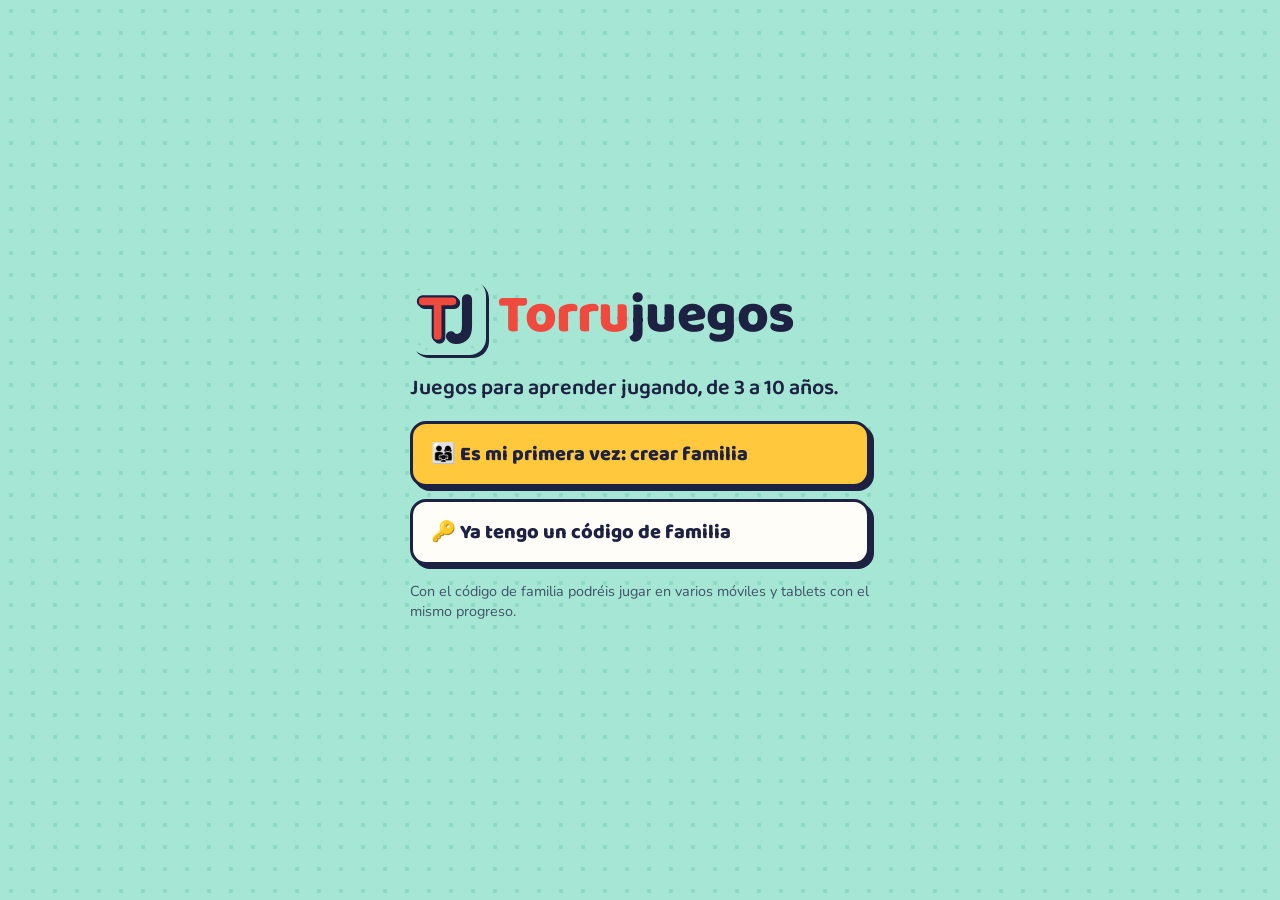
<file: index.html>
<!doctype html>
<html lang="es">
<head>
<meta charset="utf-8">
<meta name="viewport" content="width=device-width, initial-scale=1, viewport-fit=cover, user-scalable=no">
<title>Torrujuegos</title>
<meta name="description" content="Juegos educativos para niños de 3 a 10 años: colores, letras, sumas, lectura y misiones para moverse en casa.">
<meta name="theme-color" content="#A6E6D4">
<link rel="manifest" href="manifest.webmanifest">
<link rel="icon" href="iconos/logo.svg" type="image/svg+xml">
<link rel="apple-touch-icon" href="iconos/apple-touch-icon.png">
<meta name="apple-mobile-web-app-capable" content="yes">
<meta name="mobile-web-app-capable" content="yes">
<meta name="apple-mobile-web-app-title" content="Torrujuegos">
<meta name="apple-mobile-web-app-status-bar-style" content="default">
<link rel="preconnect" href="https://fonts.googleapis.com">
<link rel="stylesheet" href="https://fonts.googleapis.com/css2?family=Baloo+2:wght@600;800&family=Nunito:wght@600;700;800&display=swap">
<link rel="stylesheet" href="css/estilos.css">
</head>
<body>
<div id="app">

  <!-- BIENVENIDA (primera vez en este dispositivo) -->
  <section class="pantalla" id="pantallaBienvenida" hidden>
    <div class="bienvenida">
      <div class="marca"><img src="iconos/logo.svg" alt=""><h1 class="logo"><span class="t">Torru</span>juegos</h1></div>
      <p class="subtitulo">Juegos para aprender jugando, de 3 a 10 años.</p>
      <div class="opciones">
        <button class="btn primario" id="btnCrearFamilia">👨‍👩‍👧 Es mi primera vez: crear familia</button>
        <button class="btn" id="btnUnirseFamilia">🔑 Ya tengo un código de familia</button>
      </div>
      <p class="nota" id="notaBienvenida"></p>
    </div>
  </section>

  <!-- INICIO: elegir niño -->
  <section class="pantalla" id="pantallaInicio" hidden>
    <div class="barra">
      <div class="marca"><img src="iconos/logo.svg" alt="" style="width:48px"><h1 class="logo" style="font-size:2rem"><span class="t">Torru</span>juegos</h1></div>
      <div class="espacio"></div>
      <button class="btn pequeno" id="btnPadres">👨‍👩‍👧 Padres</button>
    </div>
    <div class="bannerInstalar" id="bannerInstalar" hidden>
      <span class="txt">📲 <b>Instálalo en la pantalla de inicio</b> para que no se pierda el progreso. <span id="instruccionesInstalar"></span></span>
      <button class="btn pequeno primario" id="btnInstalar" hidden>Instalar</button>
      <button class="btn pequeno" id="btnCerrarBanner" aria-label="Cerrar aviso">✕</button>
    </div>
    <p class="subtitulo">¿Quién juega hoy?</p>
    <div class="perfiles" id="perfiles"></div>
  </section>

  <!-- MENÚ DE JUEGOS -->
  <section class="pantalla" id="pantallaMenu" hidden>
    <div class="barra">
      <button class="btn pequeno" id="btnCambiar">← Jugador</button>
      <div class="espacio"></div>
      <span class="chipTiempo" id="chipTiempo"></span>
      <button class="btn pequeno" id="btnAlbum">Álbum</button>
      <span class="chipEstrellas"><span class="e">★</span><span class="contEstrellas">0</span></span>
    </div>
    <h2 id="saludo" style="font-size:1.7rem"></h2>
    <div class="tiles" id="tiles"></div>
  </section>

  <!-- JUEGO -->
  <section class="pantalla" id="pantallaJuego" hidden>
    <div class="barra">
      <button class="btn pequeno" id="btnSalir" aria-label="Volver al menú">←</button>
      <h2 class="tituloJuego" id="tituloJuego"></h2>
      <span class="chipNivel" id="nivelJuego"></span>
      <div class="espacio"></div>
      <span class="vidas" id="vidasJuego" aria-label="Vidas"></span>
      <span class="chipEstrellas"><span class="e">★</span><span class="contEstrellas">0</span></span>
    </div>
    <div id="zonaJuego"></div>
  </section>

  <!-- ÁLBUM -->
  <section class="pantalla" id="pantallaAlbum" hidden>
    <div class="barra"><button class="btn pequeno" id="btnAlbumVolver">← Menú</button><div class="espacio"></div><span class="chipEstrellas"><span class="e">★</span><span class="contEstrellas">0</span></span></div>
    <h2 style="font-size:1.7rem">Álbum de pegatinas</h2>
    <div class="albumScroll">
      <div><p class="nota" id="albumTexto" style="margin-bottom:6px"></p><div class="progreso"><div id="albumBarra"></div></div></div>
      <div class="album" id="album"></div>
      <h3 style="font-size:1.3rem">🏅 Pegatinas de misiones</h3>
      <p class="nota">Solo se consiguen terminando un nivel de Misiones.</p>
      <div class="album" id="albumEspecial"></div>
    </div>
  </section>

  <!-- DESCANSO -->
  <section class="pantalla" id="pantallaDescanso" hidden>
    <div class="descanso">
      <div class="luna" aria-hidden="true"></div>
      <h2 id="descansoTitulo"></h2>
      <p>Mañana hay más juegos. Ahora toca moverse: las misiones se juegan fuera de la pantalla.</p>
      <button class="btn verde" id="btnDescansoMision">🤸 Ir a Misiones</button>
      <button class="btn pequeno" id="btnDescansoJugador">Cambiar de jugador</button>
      <button class="btn enlace" id="btnDescansoExtra">Soy adulto: dar más tiempo</button>
    </div>
  </section>
</div>

<!-- Candado de adulto -->
<div class="panel" id="panelCandado" hidden>
  <form class="panelIn" id="formCandado">
    <h2>Solo para adultos</h2>
    <p class="nota">Resuelve la operación para continuar.</p>
    <div class="preguntaCandado" id="preguntaCandado"></div>
    <input class="inputCandado" id="inputCandado" inputmode="numeric" autocomplete="off" aria-label="Respuesta">
    <p class="nota" id="errorCandado" hidden>No es correcto. Prueba con esta otra.</p>
    <div class="barra"><button type="button" class="btn pequeno" id="btnCandadoCancelar">Cancelar</button><div class="espacio"></div><button type="submit" class="btn primario">Entrar</button></div>
  </form>
</div>

<!-- Más tiempo hoy -->
<div class="panel" id="panelExtra" hidden>
  <div class="panelIn">
    <h2>¿Cuánto tiempo más?</h2>
    <p class="nota" id="extraTexto"></p>
    <div class="barra">
      <button class="btn" data-min="5">+5 min</button><button class="btn primario" data-min="10">+10 min</button><button class="btn" data-min="15">+15 min</button>
    </div>
    <button class="btn pequeno" id="btnExtraCancelar">Cancelar</button>
  </div>
</div>

<!-- Crear familia (alta de niños) -->
<div class="panel" id="panelAlta" hidden>
  <form class="panelIn ancho" id="formAlta">
    <h2>Crear familia</h2>
    <p class="nota">Añade a cada niño. Puedes usar un apodo. Con el mes y el año de nacimiento el juego calcula su edad y adapta los juegos solo.</p>
    <div id="filasAlta" style="display:flex;flex-direction:column;gap:10px"></div>
    <button type="button" class="btn pequeno" id="btnAltaOtro">＋ Añadir otro niño</button>
    <label class="consentimiento" id="consentimientoAlta"><input type="checkbox" id="chkConsentimiento">
      <span>Soy su padre, madre o tutor y acepto que estos datos se guarden para poder jugar en varios dispositivos. <a href="privacidad.html" target="_blank" rel="noopener">Ver privacidad</a>.</span></label>
    <p class="nota" id="errorAlta" hidden></p>
    <div class="barra"><button type="button" class="btn pequeno" id="btnAltaCancelar">Cancelar</button><div class="espacio"></div><button type="submit" class="btn primario" id="btnAltaCrear">Crear</button></div>
  </form>
</div>

<!-- Unirse con código -->
<div class="panel" id="panelUnirse" hidden>
  <form class="panelIn" id="formUnirse">
    <h2>Unirme a mi familia</h2>
    <p class="nota">Escribe el código de familia. Lo encuentras en el otro dispositivo, en Padres → Familia.</p>
    <input class="campoTexto campoCodigo" id="inputCodigo" autocomplete="off" autocapitalize="characters" spellcheck="false" placeholder="TJ-XXXXX-XXXXX-XXXXX" aria-label="Código de familia">
    <label class="consentimiento" id="unirLocal" hidden><input type="checkbox" id="chkUnirLocal"><span>Añadir también a la familia los niños que ya hay en este dispositivo.</span></label>
    <p class="nota" id="errorUnirse" hidden></p>
    <div class="barra"><button type="button" class="btn pequeno" id="btnUnirseCancelar">Cancelar</button><div class="espacio"></div><button type="submit" class="btn primario" id="btnUnirseEnviar">Unirme</button></div>
  </form>
</div>

<!-- Código recién creado -->
<div class="panel" id="panelCodigo" hidden>
  <div class="panelIn">
    <h2>Vuestro código de familia</h2>
    <p class="nota">Escríbelo en cada móvil o tablet donde vayan a jugar. Guárdalo bien: quien lo tenga puede ver y cambiar el progreso de vuestros niños.</p>
    <div class="codigoFamilia" id="textoCodigo"></div>
    <div class="barra"><button class="btn pequeno" id="btnCopiarCodigo">📋 Copiar</button><div class="espacio"></div><button class="btn primario" id="btnCodigoListo">Entendido</button></div>
  </div>
</div>

<!-- Panel de padres -->
<div class="panel" id="panelPadres" hidden>
  <div class="panelIn ancho">
    <div class="barra"><h2>Panel de padres</h2><div class="espacio"></div><button class="btn pequeno" id="btnPadresCerrar">Cerrar</button></div>
    <div class="pestanas">
      <button class="pestana activa" data-tab="progreso">Progreso</button>
      <button class="pestana" data-tab="ninos">Niños</button>
      <button class="pestana" data-tab="familia">Familia</button>
      <button class="pestana" data-tab="ajustes">Ajustes</button>
    </div>
    <div class="tabPanel" id="tabProgreso">
      <div class="pestanas" id="selectorPerfil"></div>
      <div id="contenidoProgreso" class="tabPanel"></div>
    </div>
    <div class="tabPanel" id="tabNinos" hidden>
      <p class="nota">La edad se calcula con el mes y el año de nacimiento y adapta los juegos sola (también el día que cumplen años). Las misiones no gastan minutos.</p>
      <div id="filasNinos" style="display:flex;flex-direction:column;gap:10px"></div>
      <div class="barra"><button class="btn pequeno" id="btnNinoNuevo">＋ Añadir niño</button><div class="espacio"></div><button class="btn primario" id="btnGuardarNinos">Guardar</button></div>
      <p class="nota" id="avisoNinos" hidden></p>
    </div>
    <div class="tabPanel" id="tabFamilia" hidden></div>
    <div class="tabPanel" id="tabAjustes" hidden>
      <label class="consentimiento"><input type="checkbox" id="chkSonido"> <span>Sonido y voz</span></label>
      <div class="seccion"><h3>Copia de seguridad</h3>
        <p class="nota">Descarga todo el progreso en un archivo para guardarlo o pasarlo a otro dispositivo sin código de familia.</p>
        <div class="barra" style="margin-top:8px"><button class="btn pequeno" id="btnExportar">⬇️ Exportar</button><label class="btn pequeno">⬆️ Importar<input type="file" id="inputImportar" accept="application/json" hidden></label></div>
        <p class="nota" id="avisoCopia" hidden></p></div>
      <div class="seccion"><h3>Borrar progreso</h3><p class="nota">Pone a cero estrellas, pegatinas, niveles y habilidades de todos los niños. Los niños no se borran.</p>
        <button class="btn pequeno peligro" id="btnBorrar" style="margin-top:8px">Borrar progreso</button></div>
    </div>
  </div>
</div>

<div id="globo"></div>
<canvas id="confeti"></canvas>

<script src="js/config.js"></script>
<script src="js/base.js"></script>
<script src="js/datos.js"></script>
<script src="js/sync.js"></script>
<script src="js/juegos/peluqueria.js"></script>
<script src="js/juegos/bola.js"></script>
<script src="js/juegos/frutas.js"></script>
<script src="js/juegos/tuercas.js"></script>
<script src="js/juegos/parejas.js"></script>
<script src="js/juegos/misiones.js"></script>
<script src="js/app.js"></script>
</body>
</html>
</file>
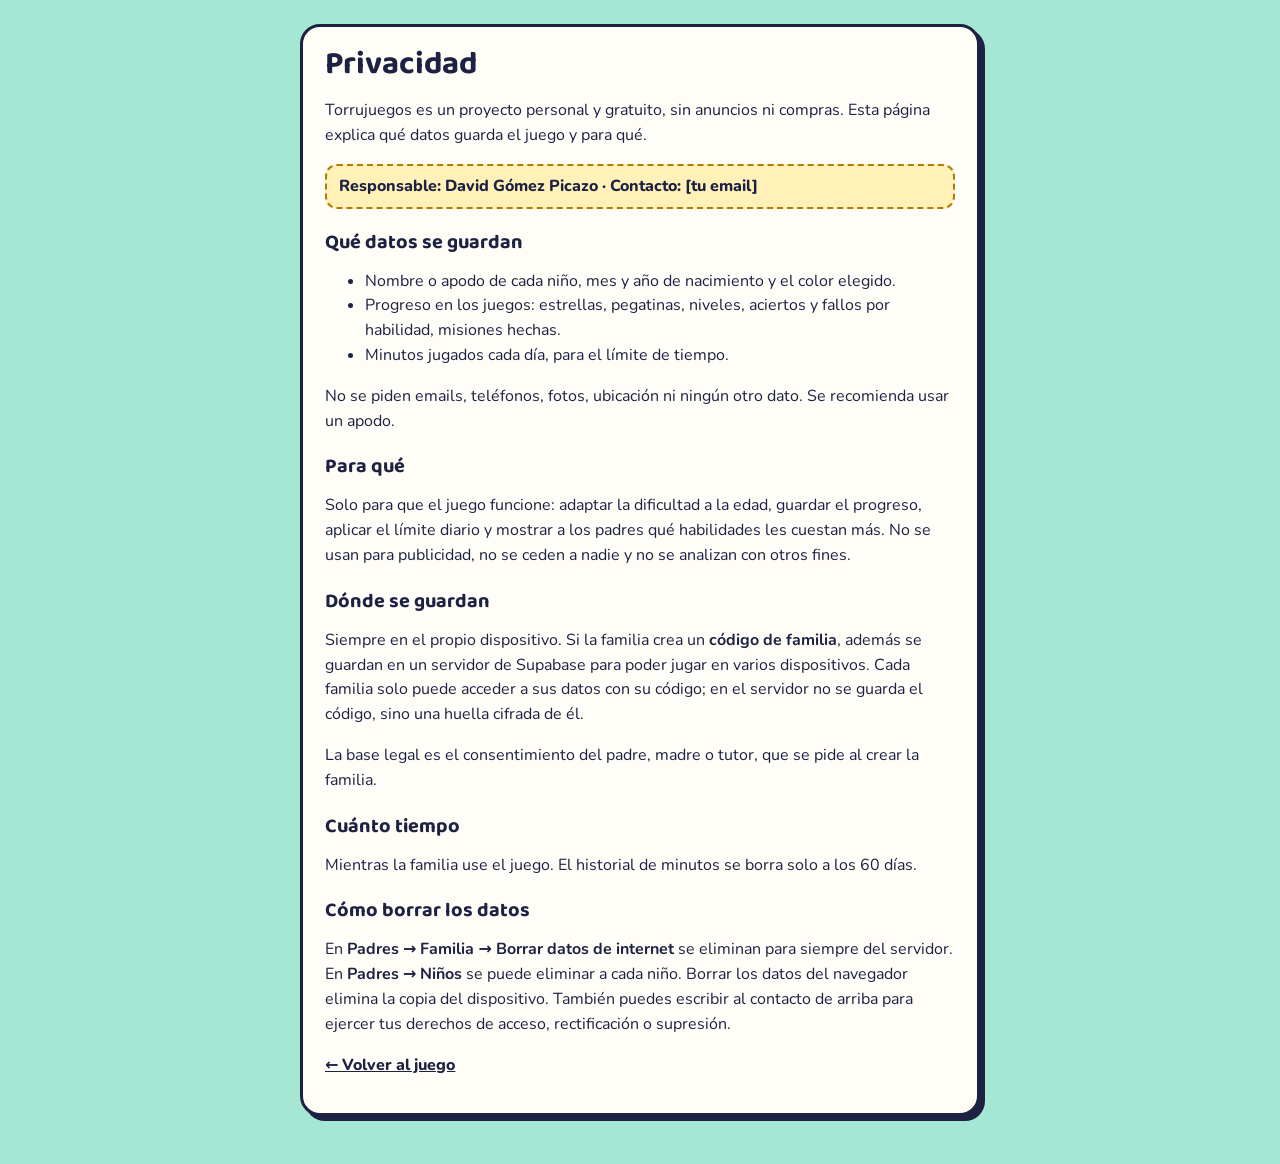
<file: privacidad.html>
<!doctype html>
<html lang="es">
<head>
<meta charset="utf-8">
<meta name="viewport" content="width=device-width, initial-scale=1">
<title>Privacidad · Torrujuegos</title>
<link rel="icon" href="iconos/logo.svg" type="image/svg+xml">
<link rel="stylesheet" href="https://fonts.googleapis.com/css2?family=Baloo+2:wght@800&family=Nunito:wght@600;800&display=swap">
<style>
  body{margin:0;background:#A6E6D4;color:#1D2142;font-family:"Nunito",system-ui,sans-serif;line-height:1.55}
  main{max-width:68ch;margin:0 auto;padding:24px 16px 48px}
  .tarjeta{background:#FFFDF7;border:3px solid #1D2142;box-shadow:5px 5px 0 #1D2142;border-radius:20px;padding:20px 22px}
  h1,h2{font-family:"Baloo 2",system-ui,sans-serif;line-height:1.1}
  h1{font-size:2rem;margin:0 0 4px} h2{font-size:1.25rem;margin:22px 0 6px}
  .pendiente{background:#FFF1B8;border:2px dashed #B07D00;border-radius:12px;padding:8px 12px;font-weight:800}
  a{color:#1D2142;font-weight:800}
</style>
</head>
<body>
<main><div class="tarjeta">
  <h1>Privacidad</h1>
  <p>Torrujuegos es un proyecto personal y gratuito, sin anuncios ni compras. Esta página explica qué datos guarda el juego y para qué.</p>

  <p class="pendiente">Responsable: <!-- EDITAR: tu nombre --> David Gómez Picazo · Contacto: <!-- EDITAR: un email de contacto --> [tu email]</p>

  <h2>Qué datos se guardan</h2>
  <ul>
    <li>Nombre o apodo de cada niño, mes y año de nacimiento y el color elegido.</li>
    <li>Progreso en los juegos: estrellas, pegatinas, niveles, aciertos y fallos por habilidad, misiones hechas.</li>
    <li>Minutos jugados cada día, para el límite de tiempo.</li>
  </ul>
  <p>No se piden emails, teléfonos, fotos, ubicación ni ningún otro dato. Se recomienda usar un apodo.</p>

  <h2>Para qué</h2>
  <p>Solo para que el juego funcione: adaptar la dificultad a la edad, guardar el progreso, aplicar el límite diario y mostrar a los padres qué habilidades les cuestan más. No se usan para publicidad, no se ceden a nadie y no se analizan con otros fines.</p>

  <h2>Dónde se guardan</h2>
  <p>Siempre en el propio dispositivo. Si la familia crea un <b>código de familia</b>, además se guardan en un servidor de Supabase para poder jugar en varios dispositivos. Cada familia solo puede acceder a sus datos con su código; en el servidor no se guarda el código, sino una huella cifrada de él.</p>
  <p>La base legal es el consentimiento del padre, madre o tutor, que se pide al crear la familia.</p>

  <h2>Cuánto tiempo</h2>
  <p>Mientras la familia use el juego. El historial de minutos se borra solo a los 60 días.</p>

  <h2>Cómo borrar los datos</h2>
  <p>En <b>Padres → Familia → Borrar datos de internet</b> se eliminan para siempre del servidor. En <b>Padres → Niños</b> se puede eliminar a cada niño. Borrar los datos del navegador elimina la copia del dispositivo. También puedes escribir al contacto de arriba para ejercer tus derechos de acceso, rectificación o supresión.</p>

  <p><a href="./">← Volver al juego</a></p>
</div></main>
</body>
</html>
</file>
<file: css/estilos.css>
/* Torrujuegos — estilo "juguete": bordes gruesos, sombra dura, una sola pantalla.
   Layout: barra superior + zona de juego que ocupa todo el alto. */
:root{
  --fondo:#A6E6D4; --fondo2:#8ED9C4; --tinta:#1D2142; --papel:#FFFDF7;
  --coral:#FF6F59; --rojo:#F04A3E; --sol:#FFC83D; --uva:#7A5CFA; --cielo:#4CB5F5; --hoja:#2FB765;
  --gris:#E4E8EE; --noche:#2B2F5C;
  --f-display:"Baloo 2","Trebuchet MS",system-ui,sans-serif;
  --f-cuerpo:"Nunito",system-ui,-apple-system,"Segoe UI",sans-serif;
  --borde:3px solid var(--tinta); --sombra:4px 4px 0 var(--tinta);
  color-scheme:light;
}
*{box-sizing:border-box;-webkit-tap-highlight-color:transparent}
html,body{height:100%;margin:0}
body{background:var(--fondo);background-image:radial-gradient(var(--fondo2) 2px,transparent 2.5px);background-size:22px 22px;color:var(--tinta);font-family:var(--f-cuerpo);font-size:15px;overflow:hidden;user-select:none;-webkit-user-select:none;overscroll-behavior:none}
input,select{user-select:text;-webkit-user-select:text}
[hidden]{display:none!important}
#app{height:100%;display:flex;flex-direction:column;padding-left:max(12px,env(safe-area-inset-left,0px));padding-right:max(12px,env(safe-area-inset-right,0px));padding-top:max(10px,env(safe-area-inset-top,0px));padding-bottom:max(10px,env(safe-area-inset-bottom,0px))}
.pantalla{flex:1;min-height:0;display:flex;flex-direction:column;gap:12px}
h1,h2,h3{font-family:var(--f-display);margin:0;line-height:1.05;text-wrap:balance}
button{font:inherit;color:inherit;cursor:pointer}
.btn{background:var(--papel);border:var(--borde);box-shadow:var(--sombra);border-radius:16px;padding:10px 16px;font-family:var(--f-display);font-weight:800;font-size:1.1rem;transition:transform .08s,box-shadow .08s}
.btn:active{transform:translate(3px,3px);box-shadow:1px 1px 0 var(--tinta)}
.btn:focus-visible,.tarjetaPerfil:focus-visible,.tile:focus-visible{outline:4px solid var(--uva);outline-offset:3px}
.btn.primario{background:var(--sol)}
.btn.verde{background:var(--hoja);color:var(--papel)}
.btn.peligro{background:#FFD3CC}
.btn.pequeno{padding:6px 12px;font-size:1rem;border-radius:12px}
.btn.enlace{background:none;border:0;box-shadow:none;text-decoration:underline;font-size:.95rem;font-family:var(--f-cuerpo);padding:4px}
.barra{display:flex;align-items:center;gap:8px;flex-wrap:wrap}
.barra .espacio{flex:1}
.chipEstrellas,.chipTiempo{display:inline-flex;align-items:center;gap:6px;background:var(--papel);border:var(--borde);border-radius:999px;padding:4px 12px;font-family:var(--f-display);font-weight:800;font-size:1.15rem;font-variant-numeric:tabular-nums}
.chipEstrellas .e{color:#E8A300}
.chipTiempo{font-size:1rem}
.chipNivel{background:var(--uva);color:var(--papel);border:var(--borde);border-radius:999px;padding:2px 10px;font-family:var(--f-display);font-weight:800;font-size:.95rem}
.vidas{display:inline-flex;gap:1px;font-size:1.5rem;line-height:1}
.corazon{color:var(--rojo);-webkit-text-stroke:1.5px var(--tinta)}
.corazon.vacio{color:transparent}
.vidas.golpe{animation:temblar .4s}
.nota{font-size:.9rem;opacity:.75;margin:0}

/* Marca */
.marca{display:flex;align-items:center;gap:12px}
.marca img{width:clamp(56px,16vw,76px);height:auto;filter:drop-shadow(3px 3px 0 var(--tinta))}
.logo{font-size:clamp(2.3rem,10vw,3.4rem);font-weight:800;letter-spacing:-.5px}
.logo .t{color:var(--rojo)}
.subtitulo{font-family:var(--f-display);font-size:1.35rem;font-weight:600;margin:0}

/* Bienvenida */
.bienvenida{flex:1;display:flex;flex-direction:column;justify-content:center;gap:16px;max-width:460px;margin:0 auto;width:100%}
.bienvenida .opciones{display:flex;flex-direction:column;gap:12px}
.bienvenida .opciones .btn{font-size:1.25rem;padding:14px 18px;text-align:left}

/* Inicio */
.perfiles{display:grid;grid-template-columns:repeat(auto-fill,minmax(150px,1fr));gap:14px;overflow:auto;padding:2px 6px 8px 2px;min-height:0}
.tarjetaPerfil{border:var(--borde);box-shadow:6px 6px 0 var(--tinta);border-radius:24px;padding:16px;text-align:left;display:flex;flex-direction:column;gap:6px;background:var(--papel)}
.tarjetaPerfil:active{transform:translate(4px,4px);box-shadow:2px 2px 0 var(--tinta)}
.avatar{width:64px;height:64px;border-radius:50%;border:var(--borde);display:grid;place-items:center;font-family:var(--f-display);font-size:2.2rem;font-weight:800;color:var(--papel)}
.tarjetaPerfil .nombre{font-family:var(--f-display);font-size:1.7rem;font-weight:800;overflow-wrap:anywhere}
.tarjetaPerfil .edad{font-weight:800;opacity:.75}
.bannerInstalar{background:var(--papel);border:2.5px dashed var(--tinta);border-radius:16px;padding:10px 12px;display:flex;gap:10px;align-items:center;flex-wrap:wrap;font-weight:700}
.bannerInstalar .txt{flex:1;min-width:180px}

/* Menú */
.tiles{display:grid;grid-template-columns:repeat(2,1fr);gap:12px;overflow:auto;padding:2px 6px 8px 2px;min-height:0}
.tile{border:var(--borde);box-shadow:5px 5px 0 var(--tinta);border-radius:22px;padding:14px;text-align:left;display:flex;flex-direction:column;gap:4px;min-height:128px;position:relative;overflow:hidden}
.tile:active{transform:translate(3px,3px);box-shadow:2px 2px 0 var(--tinta)}
.tile .ico{font-size:2.6rem;line-height:1}
.tile h3{font-size:1.3rem}
.tile p{margin:0;font-size:.88rem;font-weight:800;opacity:.8}
.tile .chipNivel{position:absolute;top:10px;right:10px}
.tile.apagado{filter:grayscale(.85);opacity:.55}
.tile.mision{background-image:repeating-linear-gradient(45deg,rgba(255,255,255,.25) 0 10px,transparent 10px 20px)}
@media (min-width:640px){.tiles{grid-template-columns:repeat(3,1fr)}}

/* Juego */
#zonaJuego{flex:1;min-height:0;position:relative;border:var(--borde);border-radius:22px;background:var(--papel);overflow:hidden;box-shadow:var(--sombra)}
.tituloJuego{font-size:1.2rem}
.tarea{display:flex;align-items:center;gap:10px;padding:10px 12px;font-family:var(--f-display);font-weight:800;font-size:1.3rem;line-height:1.1;border-bottom:var(--borde);background:var(--sol)}
.tarea .txt{flex:1;min-width:0}
.tarea .txt.larga{font-size:1.1rem;line-height:1.2}
.btnVoz{border:var(--borde);background:var(--papel);border-radius:50%;width:44px;height:44px;flex:none;font-size:1.2rem;display:grid;place-items:center}

/* Peluquería */
.salon{height:100%;display:flex;flex-direction:column}
.salonEscena{flex:1;min-height:0;display:grid;place-items:center;background:linear-gradient(#FFE3EC,#FFF6F9)}
.salonEscena svg{height:100%;max-height:100%;width:100%;touch-action:manipulation}
.salonHerr{display:flex;flex-wrap:wrap;gap:10px;justify-content:center;align-items:center;padding:10px;border-top:var(--borde);background:var(--papel);min-height:76px}
.bote{width:48px;height:56px;border:var(--borde);border-radius:12px 12px 16px 16px;box-shadow:3px 3px 0 var(--tinta);position:relative}
.bote::before{content:"";position:absolute;left:12px;right:12px;top:-12px;height:10px;border:var(--borde);border-bottom:0;border-radius:6px 6px 0 0;background:var(--papel)}
.mechon{cursor:pointer}
@keyframes temblar{25%{transform:translateX(-6px)}75%{transform:translateX(6px)}}
.temblar{animation:temblar .35s}
.contadorLazos{font-family:var(--f-display);font-weight:800;font-size:1.4rem}
.respuestas{display:flex;gap:10px;flex-wrap:wrap;justify-content:center}
.btn.respuesta{font-size:1.8rem;min-width:64px;padding:6px 14px}
.pt{width:22px;height:22px;border-radius:50%;border:2.5px solid var(--tinta);display:inline-block;vertical-align:middle}
.pt.a{background:var(--coral)}.pt.b{background:var(--cielo)}
.pt.tachado{background:var(--coral);opacity:.3;position:relative}
.pt.tachado::after{content:"";position:absolute;left:-4px;right:-4px;top:40%;height:3px;background:var(--tinta);transform:rotate(-40deg)}
.ayuda{font-size:1rem;letter-spacing:1px;margin-top:3px;display:flex;flex-wrap:wrap;gap:2px;align-items:center}
.ayuda .pt{width:14px;height:14px;border-width:2px}

/* Lienzos */
.juegoLienzo{height:100%;display:flex;flex-direction:column}
.juegoLienzo canvas{flex:1;min-height:0;width:100%;display:block;touch-action:none}
.hud{display:flex;align-items:center;gap:8px;padding:8px 10px;border-bottom:var(--borde);background:var(--sol);font-family:var(--f-display);font-weight:800}
.hud .pregunta{flex:1;min-width:0;font-size:1.35rem;line-height:1.05}
.hudDcha{display:flex;flex-direction:column;align-items:flex-end;font-size:1rem;gap:2px;font-variant-numeric:tabular-nums}

/* Tuercas */
.tuercas{height:100%;display:flex;flex-direction:column}
.tornillos{flex:1;min-height:0;display:flex;flex-wrap:wrap;align-content:center;justify-content:center;gap:14px 10px;padding:14px 8px;background:linear-gradient(#E9EEF7,#F7F9FC);overflow:auto}
.tornillo{position:relative;width:58px;display:flex;flex-direction:column-reverse;align-items:center;padding-bottom:12px;border-radius:12px;border:0;background:transparent}
.tornillo::before{content:"";position:absolute;bottom:12px;left:50%;width:12px;margin-left:-6px;top:0;background:repeating-linear-gradient(#9AA4B8 0 5px,#C5CCDA 5px 9px);border:2px solid var(--tinta);border-radius:6px 6px 0 0}
.tornillo::after{content:"";position:absolute;bottom:0;left:2px;right:2px;height:14px;background:#7D879C;border:var(--borde);border-radius:8px}
.tornillo.sel{background:rgba(122,92,250,.15)}
.tornillo.completo::after{background:var(--hoja)}
.tuerca{position:relative;z-index:1;width:54px;height:30px;margin-top:3px;border:var(--borde);border-radius:9px;transition:transform .15s;display:grid;place-items:center}
.tuerca::after{content:"";width:12px;height:12px;border-radius:50%;background:rgba(0,0,0,.25);border:2px solid var(--tinta)}
.tuerca.arriba{transform:translateY(-34px)}
.botonera{display:flex;gap:10px;justify-content:center;flex-wrap:wrap;padding:10px;border-top:var(--borde)}

/* Parejas */
.parejas{height:100%;display:flex;flex-direction:column}
.marcador{display:flex;gap:8px;padding:8px 10px;border-bottom:var(--borde);background:var(--sol);align-items:center;flex-wrap:wrap}
.jug{border:var(--borde);border-radius:999px;padding:4px 12px;background:var(--papel);font-family:var(--f-display);font-weight:800;opacity:.55}
.jug.turno{opacity:1;box-shadow:3px 3px 0 var(--tinta);background:var(--cielo);color:var(--papel)}
.rejilla{flex:1;min-height:0;display:grid;gap:8px;padding:10px;align-content:center;justify-content:center}
.carta{perspective:600px;aspect-ratio:3/4;width:100%;max-height:100%;border:0;background:transparent;padding:0}
.cartaIn{position:relative;width:100%;height:100%;transition:transform .35s;transform-style:preserve-3d}
.carta.vuelta .cartaIn{transform:rotateY(180deg)}
.cara{position:absolute;inset:0;backface-visibility:hidden;-webkit-backface-visibility:hidden;border:var(--borde);border-radius:12px;display:grid;place-items:center;text-align:center}
.cara.dorso{background:var(--uva);background-image:radial-gradient(rgba(255,255,255,.25) 3px,transparent 3.5px);background-size:14px 14px;color:var(--papel);font-family:var(--f-display);font-size:1.8rem;font-weight:800}
.cara.frente{background:var(--papel);transform:rotateY(180deg);font-size:clamp(1.4rem,7vw,2.4rem);line-height:1;padding:4px}
.cara.frente.palabra{font-family:var(--f-display);font-weight:800;font-size:clamp(.9rem,4.2vw,1.4rem);letter-spacing:1px}
.cara.frente.num{font-family:var(--f-display);font-weight:800;font-size:clamp(1.3rem,7vw,2.4rem)}
.cara.frente.cantidad{font-size:clamp(.7rem,3.2vw,1.05rem);line-height:1.15;word-break:break-all}
.carta.hecha .cara.frente{background:#D7F5E2}
.eleccion{height:100%;display:flex;flex-direction:column;align-items:center;justify-content:center;gap:14px;padding:20px;text-align:center;overflow:auto}
.eleccion .btn{min-width:220px;font-size:1.25rem}
.eleccion .companeros{display:flex;flex-wrap:wrap;gap:8px;justify-content:center}

/* Misiones */
.mision{height:100%;display:flex;flex-direction:column}
.misionCuerpo{flex:1;min-height:0;display:flex;flex-direction:column;align-items:center;justify-content:center;gap:10px;padding:16px;text-align:center;background:linear-gradient(#E8FFF3,#FFFDF7);overflow:auto}
.misionIco{font-size:clamp(4rem,22vw,6.5rem);line-height:1}
.misionTitulo{font-size:clamp(1.5rem,7vw,2.3rem)}
.misionSub{margin:0;font-weight:800;opacity:.8;max-width:32ch;font-size:1.05rem}
.contadorGrande{font-family:var(--f-display);font-weight:800;font-size:clamp(4rem,26vw,8rem);line-height:1;color:var(--uva);font-variant-numeric:tabular-nums;min-height:1em}
.misionPasos{display:flex;gap:6px}
.misionPasos span{width:14px;height:14px;border-radius:50%;border:2.5px solid var(--tinta);background:var(--papel)}
.misionPasos span.hecho{background:var(--hoja)}
.misionPasos span.actual{background:var(--papel);box-shadow:inset 0 0 0 3px var(--uva)}
.etiquetaEspecial{background:var(--uva);color:var(--papel);border:var(--borde);border-radius:999px;padding:2px 12px;font-family:var(--f-display);font-weight:800}
.btnMantener{position:relative;overflow:hidden;background:var(--hoja);color:var(--papel);font-size:1.4rem;min-width:240px;touch-action:none}
.btnMantener .relleno{position:absolute;inset:0;width:0;background:rgba(255,255,255,.35);pointer-events:none}
.btnMantener span{position:relative}

/* Álbum */
.albumScroll{overflow:auto;min-height:0;display:flex;flex-direction:column;gap:12px;padding:2px 6px 8px 2px}
.album{display:grid;grid-template-columns:repeat(auto-fill,minmax(72px,1fr));gap:10px}
.hueco{aspect-ratio:1;border:var(--borde);border-radius:16px;display:grid;place-items:center;font-size:2.4rem;background:var(--papel);box-shadow:3px 3px 0 var(--tinta)}
.hueco.especial{background:#FFF1B8;border-color:#B07D00;box-shadow:3px 3px 0 #B07D00}
.hueco.bloq{background:var(--gris);font-family:var(--f-display);font-size:1.2rem;color:#7D879C;box-shadow:none;border-style:dashed;text-align:center}
.progreso{height:22px;border:var(--borde);border-radius:999px;background:var(--papel);overflow:hidden}
.progreso div{height:100%;background:var(--sol);border-right:var(--borde)}

/* Descanso */
.descanso{flex:1;min-height:0;display:flex;flex-direction:column;align-items:center;justify-content:center;gap:14px;text-align:center;background:var(--noche);color:var(--papel);border:var(--borde);border-radius:24px;box-shadow:var(--sombra);padding:24px}
.luna{width:110px;height:110px;border-radius:50%;background:#FFE58F;box-shadow:inset -24px -10px 0 #F5C842;position:relative}
.luna::after{content:"z z z";position:absolute;right:-56px;top:-18px;font-family:var(--f-display);font-weight:800;font-size:1.6rem;color:#C9C6FF}
.descanso h2{font-size:2rem}
.descanso p{margin:0;font-weight:800;max-width:30ch;opacity:.9}
.descanso .btn.enlace{color:#C9C6FF}

/* Paneles */
.panel{position:fixed;inset:0;background:rgba(29,33,66,.5);display:grid;place-items:center;z-index:50;padding:16px}
.panelIn{background:var(--papel);border:var(--borde);box-shadow:6px 6px 0 var(--tinta);border-radius:22px;padding:18px;width:min(440px,100%);max-height:100%;overflow:auto;display:flex;flex-direction:column;gap:12px}
.panelIn.ancho{width:min(620px,100%)}
.inputCandado,.campoTexto,.filaNino input,.filaNino select{font:inherit;font-weight:800;font-size:1.05rem;border:var(--borde);border-radius:12px;padding:8px 10px;background:#fff;color:var(--tinta);min-width:0;width:100%}
.inputCandado,.campoCodigo{font-size:1.5rem;text-align:center;font-family:var(--f-display);letter-spacing:1px;text-transform:uppercase}
.preguntaCandado{font-family:var(--f-display);font-weight:800;font-size:2rem;text-align:center}
.pestanas{display:flex;gap:8px;flex-wrap:wrap}
.pestana{border:var(--borde);border-radius:999px;padding:4px 14px;background:var(--papel);font-family:var(--f-display);font-weight:800}
.pestana.activa{background:var(--tinta);color:var(--papel)}
.seccion h3{font-size:1.15rem;margin-bottom:6px}
.tabPanel{display:flex;flex-direction:column;gap:14px}
.filaNino{border:2.5px dashed rgba(29,33,66,.35);border-radius:16px;padding:12px;display:grid;grid-template-columns:1fr 1fr;gap:8px}
.filaNino .ancho2{grid-column:1/-1}
.filaNino label{display:flex;flex-direction:column;gap:3px;font-size:.85rem;font-weight:800}
.muestras{display:flex;gap:8px;flex-wrap:wrap;align-items:center}
.muestra{width:32px;height:32px;border-radius:50%;border:3px solid var(--papel);box-shadow:0 0 0 2.5px var(--tinta)}
.muestra.sel{box-shadow:0 0 0 2.5px var(--tinta),0 0 0 6px var(--uva)}
.consentimiento{display:flex;gap:10px;align-items:flex-start;font-weight:700;font-size:.92rem}
.consentimiento input{width:22px;height:22px;flex:none;margin-top:2px}
.codigoFamilia{font-family:var(--f-display);font-weight:800;font-size:clamp(1.4rem,6.5vw,2rem);letter-spacing:2px;text-align:center;background:#FFF1B8;border:var(--borde);border-radius:16px;padding:12px;user-select:all;-webkit-user-select:all;overflow-wrap:anywhere}
.estadoSync{display:inline-flex;align-items:center;gap:6px;font-weight:800}
.estadoSync::before{content:"";width:10px;height:10px;border-radius:50%;background:#9AA4B8}
.estadoSync.ok::before{background:var(--hoja)}.estadoSync.error::before{background:var(--rojo)}
.barraHoy{height:16px;border:2.5px solid var(--tinta);border-radius:999px;overflow:hidden;background:var(--gris)}
.barraHoy div{height:100%;background:var(--cielo)}
.semana{display:grid;grid-template-columns:repeat(7,1fr);gap:6px;align-items:end;height:110px}
.dia{display:flex;flex-direction:column;align-items:center;justify-content:flex-end;gap:3px;height:100%;font-size:.78rem;font-weight:800;font-variant-numeric:tabular-nums}
.dia .col{width:70%;background:var(--cielo);border:2px solid var(--tinta);border-radius:6px 6px 2px 2px;min-height:3px}
.dia .col.pasado{background:var(--coral)}
.habil{display:grid;grid-template-columns:minmax(0,1fr) 90px 44px;gap:8px;align-items:center;padding:6px 0;border-bottom:1.5px dashed rgba(29,33,66,.2)}
.habil .nom{font-weight:800;display:flex;flex-wrap:wrap;gap:6px;align-items:center}
.habil .barrita{height:12px;border:2px solid var(--tinta);border-radius:999px;overflow:hidden;background:var(--gris)}
.habil .barrita div{height:100%}
.habil .pct{font-family:var(--f-display);font-weight:800;text-align:right;font-variant-numeric:tabular-nums}
.estado{font-size:.75rem;font-weight:800;border-radius:999px;padding:1px 8px;border:2px solid var(--tinta)}
.estado.refuerzo{background:#FFD3CC}.estado.bien{background:#C9F2D8}.estado.progreso{background:#FFF1B8}.estado.pocos{background:var(--gris)}
.listaNiveles{display:grid;grid-template-columns:repeat(auto-fill,minmax(140px,1fr));gap:6px;font-weight:800}

/* Overlays de juego */
.finalOverlay{position:absolute;inset:0;background:rgba(29,33,66,.4);display:grid;place-items:center;z-index:20;padding:16px;overflow:auto}
.finalTarjeta{background:var(--papel);border:var(--borde);box-shadow:6px 6px 0 var(--tinta);border-radius:24px;padding:22px;text-align:center;max-width:360px;display:flex;flex-direction:column;gap:10px;animation:pop .4s}
.finalEstrellas{font-size:2.6rem;color:#E8A300;letter-spacing:4px}
.finalTarjeta h2{font-size:1.8rem}
.finalTarjeta p{margin:0;font-weight:800}
.finalBotones{display:flex;gap:10px;justify-content:center;flex-wrap:wrap}
.notaAdulto{background:#EEF6FF;border:2px dashed var(--cielo);border-radius:14px;padding:8px 10px;font-size:.9rem;font-weight:700;text-align:left}
@keyframes pop{0%{transform:scale(.6);opacity:0}70%{transform:scale(1.06)}100%{transform:scale(1);opacity:1}}
#globo{position:fixed;left:50%;top:42%;transform:translate(-50%,-50%) scale(0);z-index:40;pointer-events:none;background:var(--hoja);color:var(--papel);border:var(--borde);box-shadow:var(--sombra);border-radius:20px;padding:10px 22px;font-family:var(--f-display);font-weight:800;font-size:2rem;white-space:nowrap;opacity:0}
#globo.ver{animation:globo 1.1s ease-out}
#globo.mal{background:var(--coral)}
@keyframes globo{0%{transform:translate(-50%,-50%) scale(.4);opacity:0}15%{transform:translate(-50%,-50%) scale(1.1);opacity:1}30%{transform:translate(-50%,-50%) scale(1)}80%{opacity:1}100%{transform:translate(-50%,-80%) scale(1);opacity:0}}
#toastPegatina{position:fixed;left:50%;bottom:calc(24px + env(safe-area-inset-bottom,0px));transform:translateX(-50%);z-index:45;background:var(--papel);border:var(--borde);box-shadow:var(--sombra);border-radius:20px;padding:10px 18px;display:flex;align-items:center;gap:12px;font-family:var(--f-display);font-weight:800;font-size:1.2rem;animation:pop .4s;max-width:calc(100% - 32px)}
#toastPegatina .peg{font-size:2.6rem}
#confeti{position:fixed;inset:0;pointer-events:none;z-index:60;width:100%;height:100%}
@media (prefers-reduced-motion:reduce){*{animation-duration:.01s!important;transition-duration:.01s!important}}
</file>
